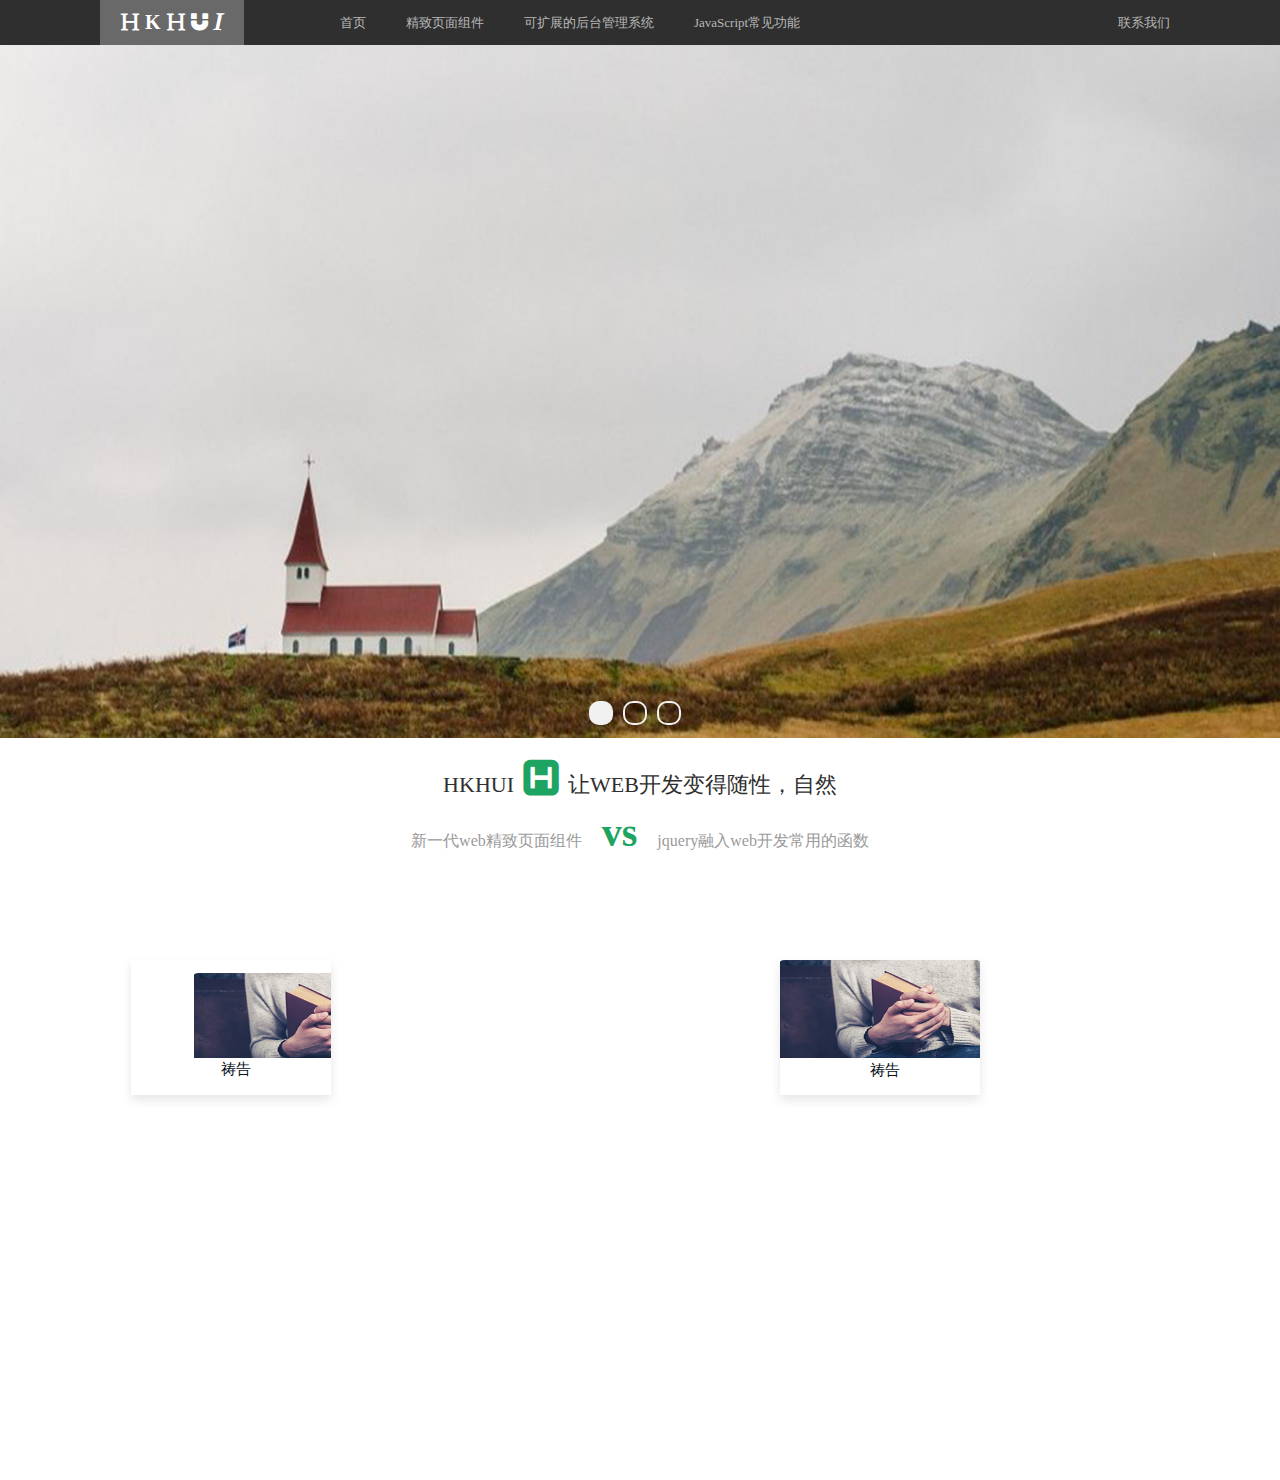
<file: web/index.html>
<!DOCTYPE html>
<html lang="en">
<head>
    <meta charset="UTF-8">
    <title>HKHUI</title>
    <link rel="stylesheet" href="index.css">
    <link rel="stylesheet" href="Version 1.0/HKHUI.css">
    <link rel="stylesheet" href="thirdParty/css/font-awesome.min.css">
    <script src="Version 1.0/jquery-1.12.0.min.js"></script>
    <script src="Version 1.0/HKHUI.js"></script>
</head>
<body>
<header class="hu-navigation">
    <div class="hu-navigation-fixed">
        <span class="hu-logo-title font-logo">
            <i class="fa fa-header"></i>
            K
            <i class="fa fa-header"></i>
            <i class="fa fa-magnet fa-spin"></i>
            <i class="fa fa-italic"></i>
        </span>
        <ul class="hu-top-menu">
            <li><a href="#">首页</a></li>
            <li><a href="#">精致页面组件</a></li>
            <li><a href="#">可扩展的后台管理系统</a></li>
            <li><a href="#">JavaScript常见功能</a></li>
            <li><a href="#">联系我们</a></li>
        </ul>
    </div>
</header>
<!--hu-carousel的大小默认和它父容器的大小一致，所以必须要为父容器定义一个适当的高度和宽度-->
<div style="height: 82%;min-height: 500px">
    <div class="hu-carousel">
        <ul class="hu-scroll-picture-list">
            <li><img src="images/scroll-pic1.png"/></li>
            <li><img src="images/scroll-pic2.png"/></li>
            <li><img src="images/scroll-pic3.png"/></li>
        </ul>
    </div>
</div>
<div class="welcome-area">
    <p class="welcome-slogan">HKHUI<span style="margin-left: 10px" class="e-icon fa fa-h-square"></span>让WEB开发变得随性，自然
    </p>
    <p>新一代web精致页面组件<span style="margin: 0 20px" class="e-icon">vs</span>jquery融入web开发常用的函数</p>
</div>
<div class="quickStartBlock">
    <pre class="code">
    <div class="hu-box hu-box-sm">
        <img src="images/box-pic2.png" height="194" width="278" class="hu-box-picture"/>
        <div class="hu-box-name">祷告</div>
        <div class="hu-box-hover-cover">
            <p>体验祷告带给我们的力量</p>
        </div>
    </div>
    </pre>
    <div class="example">
        <div class="hu-box hu-box-sm">
            <img src="images/box-pic2.png" height="194" width="278" class="hu-box-picture"/>
            <div class="hu-box-name">祷告</div>
            <div class="hu-box-hover-cover">
                <p>体验祷告带给我们的力量</p>
            </div>
        </div>
    </div>
    <script>
        $(".hu-carousel").carousel({time: 4000, fadeTime: 1000});
    </script>
</body>
</html>
</file>
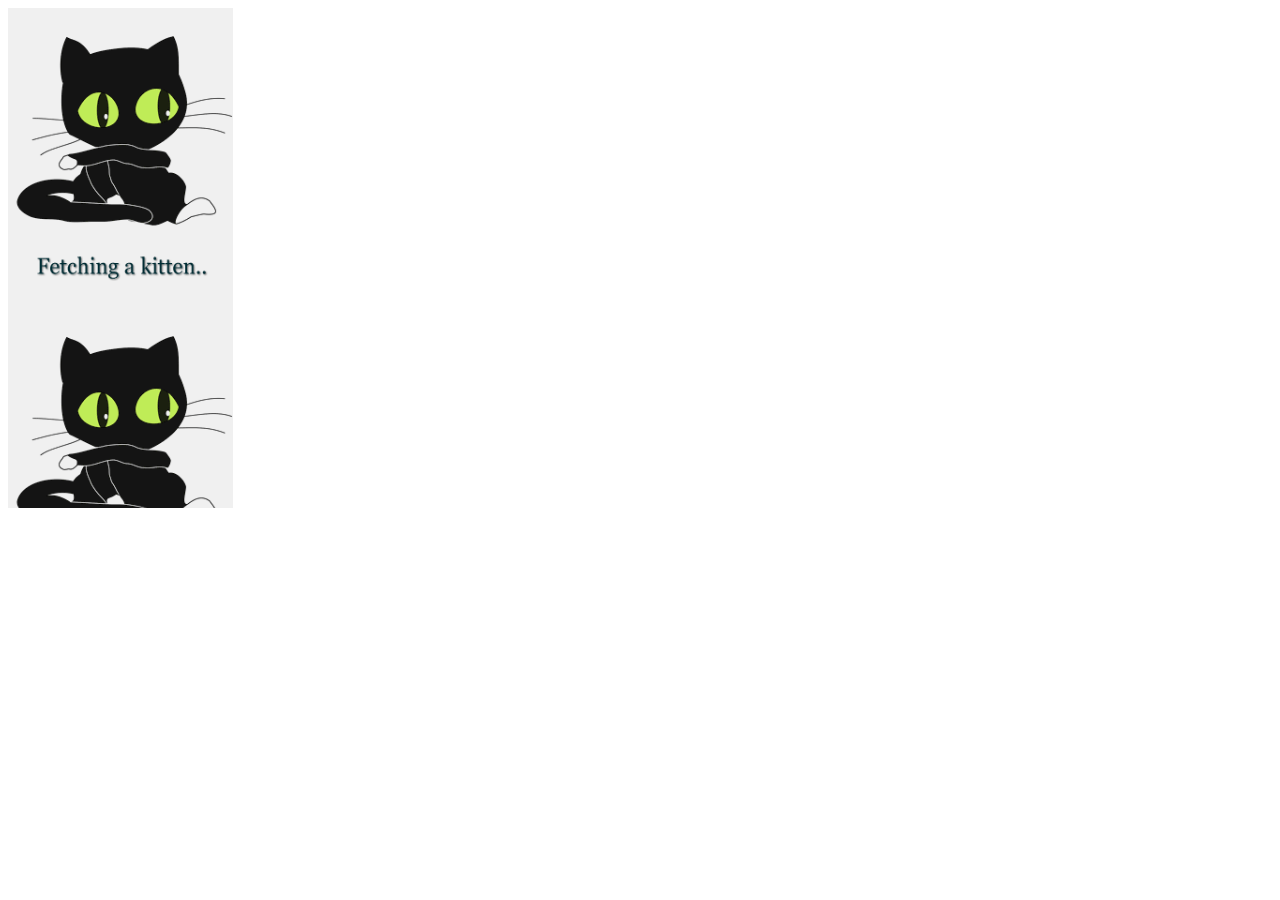
<file: web/TestVersion/InertiaLoading/InertiaLoading.html>
<!DOCTYPE html>
<html lang="en">
<head>
    <meta charset="UTF-8">
    <title>惰性加载</title>
    <style>
        .container{
            height: 500px;
            overflow: auto;
        }
        .container img {
            display: block;
            height: 300px;
        }

    </style>
    <script src="../../component/static/jquery-1.12.0.min.js"></script>
    <script src="InertiaLoading.js"></script>
</head>
<body>
<div class="container">
    <img data-src="../../images/7.jpg"/>
    <img data-src="../../images/6.jpg"/>
    <img data-src="../../images/5.jpg"/>
    <img data-src="../../images/4.jpg"/>
    <img data-src="../../images/3.jpg"/>
    <img data-src="../../images/2.jpg"/>
    <img data-src="../../images/1.jpeg"/>
</div>
</body>
</html>
</file>
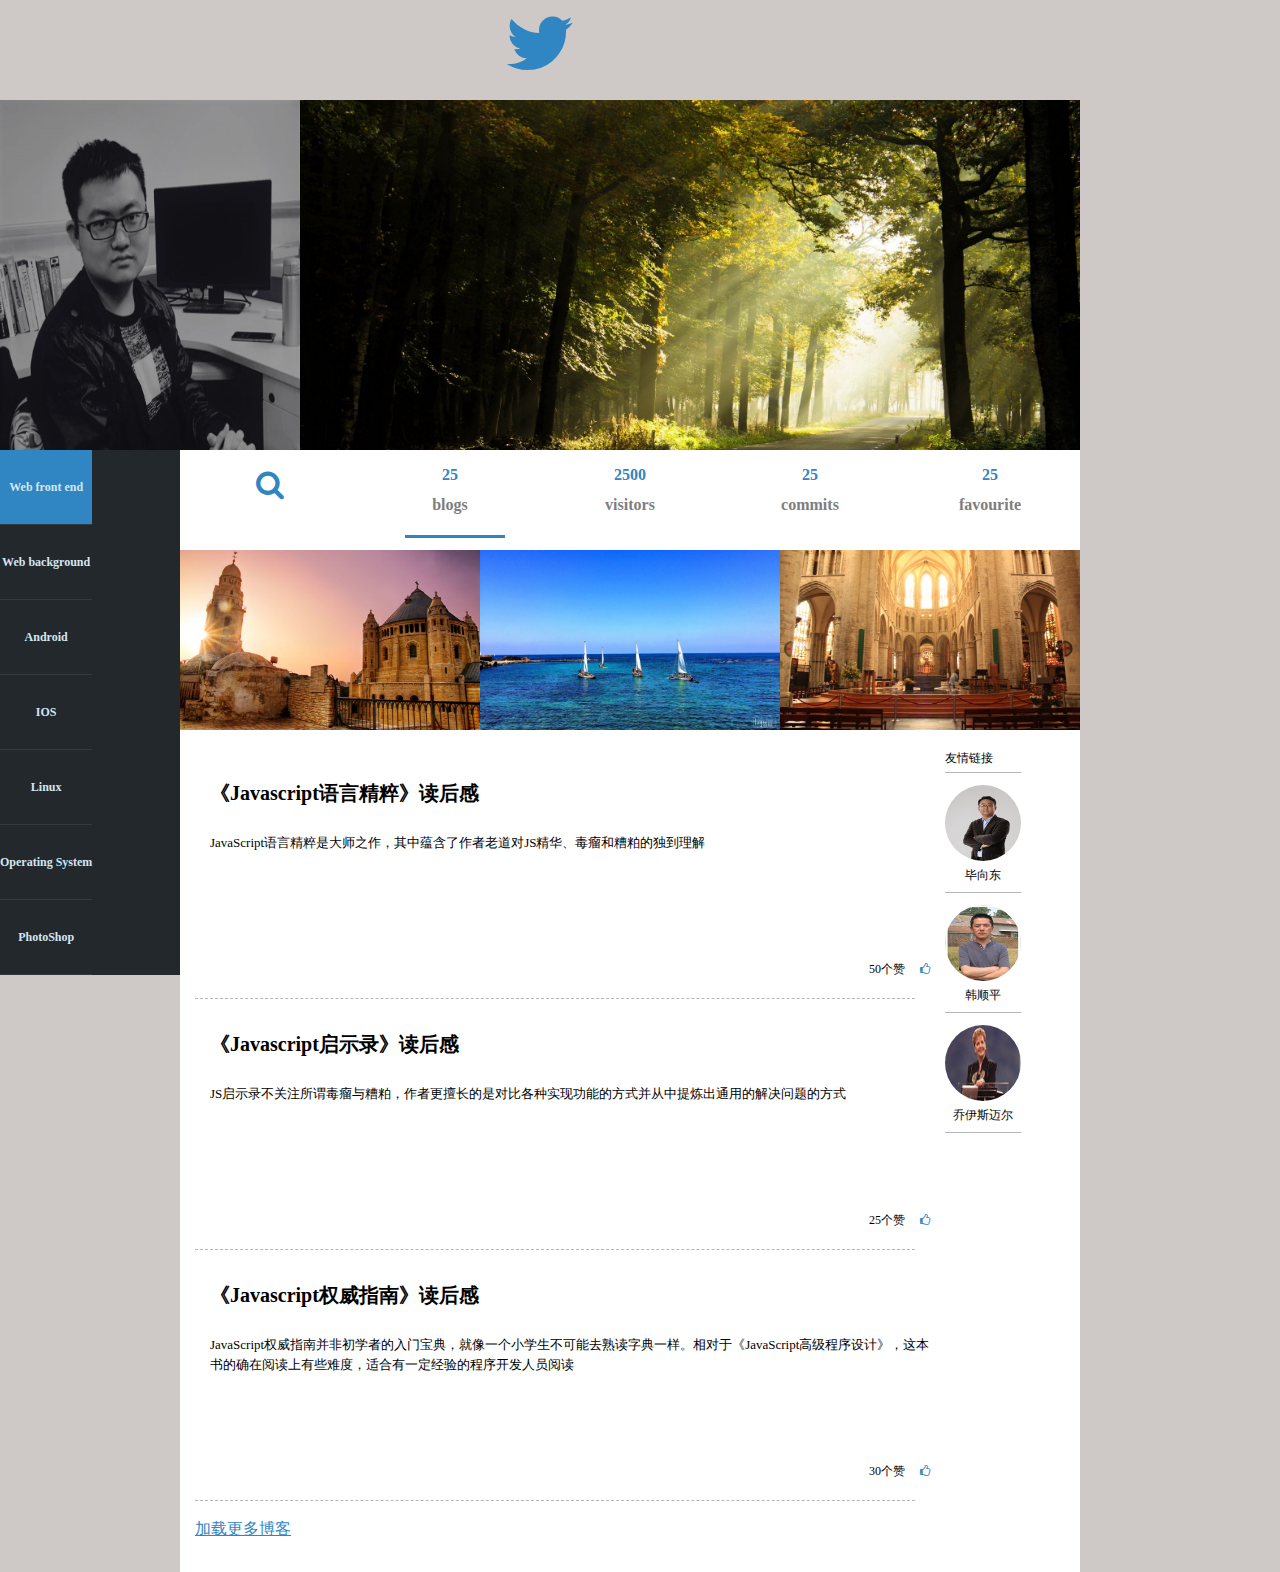
<file: web/TestVersion/ProgressBar/blog.html>
<!DOCTYPE html>
<html lang="en">
<head>
    <meta charset="UTF-8">
    <title>Title</title>
    <link rel="stylesheet" href="Blog/css/reset.css">
    <link rel="stylesheet" href="Blog/css/font-awesome.min.css">
    <link rel="stylesheet" href="Blog/css/blog1.css">
    <script src="Blog/jquery-1.12.0.min.js"></script>
    <script src="processBar.js"></script>
    <link rel="stylesheet" href="processBar.css">
</head>
<body>
<div class="hu-process-bar"></div>
<header class="header">
    <span class="fa fa-twitter icon"></span>
</header>
<script>
    progress(0.1)
</script>
<div class="top-block">
    <img src="Blog/images/master.jpg"/>
    <img src="Blog/images/banner.jpg"/>
</div>
<script>
    progress(0.2)
</script>
<div class="main">
    <nav class="menu">
        <ul class="sidebar">
            <li class="active"><a href="#">Web front end</a></li>
            <li><a href="#">Web background</a></li>
            <li><a href="#">Android</a></li>
            <li><a href="#">IOS</a></li>
            <li><a href="#">Linux</a></li>
            <li><a href="#">Operating System</a></li>
            <li><a href="#">PhotoShop</a></li>
        </ul>
    </nav>
    <div class="primary">
        <ul class="intro">
            <li><span class="fa fa-search icon"></span></li>
            <li><span>25</span>blogs</li>
            <li><span>2500</span>visitors</li>
            <li><span>25</span>commits</li>
            <li><span>25</span>favourite</li>
            <li class="bottom-line"></li>
        </ul>
        <script>
            progress(0.5)
        </script>
        <ul class="blog-pic-list">
            <li><a href="#"><img src="Blog/images/Israel.jpg"/></a></li>
            <li><a href="#"><img src="Blog/images/sea.jpg"/></a></li>
            <li><a href="#"><img src="Blog/images/church.jpg"/></a></li>
        </ul>

        <section class="blog-section">
            <ul class="blog-list">
                <li>
                    <header class="blog-title">《Javascript语言精粹》读后感</header>
                    <article class="blog-content">
                        JavaScript语言精粹是大师之作，其中蕴含了作者老道对JS精华、毒瘤和糟粕的独到理解
                    </article>
                    <footer class="blog-interaction">
                        50个赞 &nbsp;&nbsp;&nbsp;&nbsp;<span class="fa fa-thumbs-o-up icon"></span>
                    </footer>
                </li>
                <li>
                    <header class="blog-title">《Javascript启示录》读后感</header>
                    <article class="blog-content">
                        JS启示录不关注所谓毒瘤与糟粕，作者更擅长的是对比各种实现功能的方式并从中提炼出通用的解决问题的方式
                    </article>
                    <footer class="blog-interaction">
                        25个赞 &nbsp;&nbsp;&nbsp;&nbsp;<span class="fa fa-thumbs-o-up icon"></span>
                    </footer>
                </li>
                <li>
                    <header class="blog-title">《Javascript权威指南》读后感</header>
                    <article class="blog-content">
                        JavaScript权威指南并非初学者的入门宝典，就像一个小学生不可能去熟读字典一样。相对于《JavaScript高级程序设计》，这本书的确在阅读上有些难度，适合有一定经验的程序开发人员阅读
                    </article>
                    <footer class="blog-interaction">
                        30个赞 &nbsp;&nbsp;&nbsp;&nbsp;<span class="fa fa-thumbs-o-up icon"></span>
                    </footer>
                </li>
                <li>
                    <span>加载更多博客</span>
                </li>
            </ul>
            <aside class="friend-link">
                <ul>
                    <li><a href="#"><span>友情链接</span></a></li>
                    <li><a href="#"><img src="Blog/images/friend1.jpg"/><span>毕向东</span></a></li>
                    <li><a href="#"><img src="Blog/images/friend2.jpg"/><span>韩顺平</span></a></li>
                    <li><a href="#"><img src="Blog/images/friend3.jpg"/><span>乔伊斯迈尔</span></a></li>
                </ul>
            </aside>
        </section>
        <script>
            progress(1)
        </script>
    </div>
</div>
<script>
    $('.intro li').on('mouseenter', function (event) {
        var left = this.offsetLeft,
                mouseX = event.clientX,
                blockLeft = $('.intro')[0].offsetLeft,
                mouseXOff = mouseX - blockLeft - 30,
                rightAnimateOver = {'left': left + 30},
                leftAnimateOver = {'left': left - 30},
                $bottomLine = $('.bottom-line');

        $bottomLine.stop(true);

        if (left >= mouseXOff) {
            $bottomLine.animate(rightAnimateOver, 300);
        } else {
            $bottomLine.stop(true).animate(leftAnimateOver, 300);
        }

        $bottomLine.animate({'left': left}, 200);
    });

    $('.sidebar li').click(function () {
        $('.sidebar li').removeClass('active');
        $(this).addClass('active');
    });
</script>
</body>
</html>
</file>
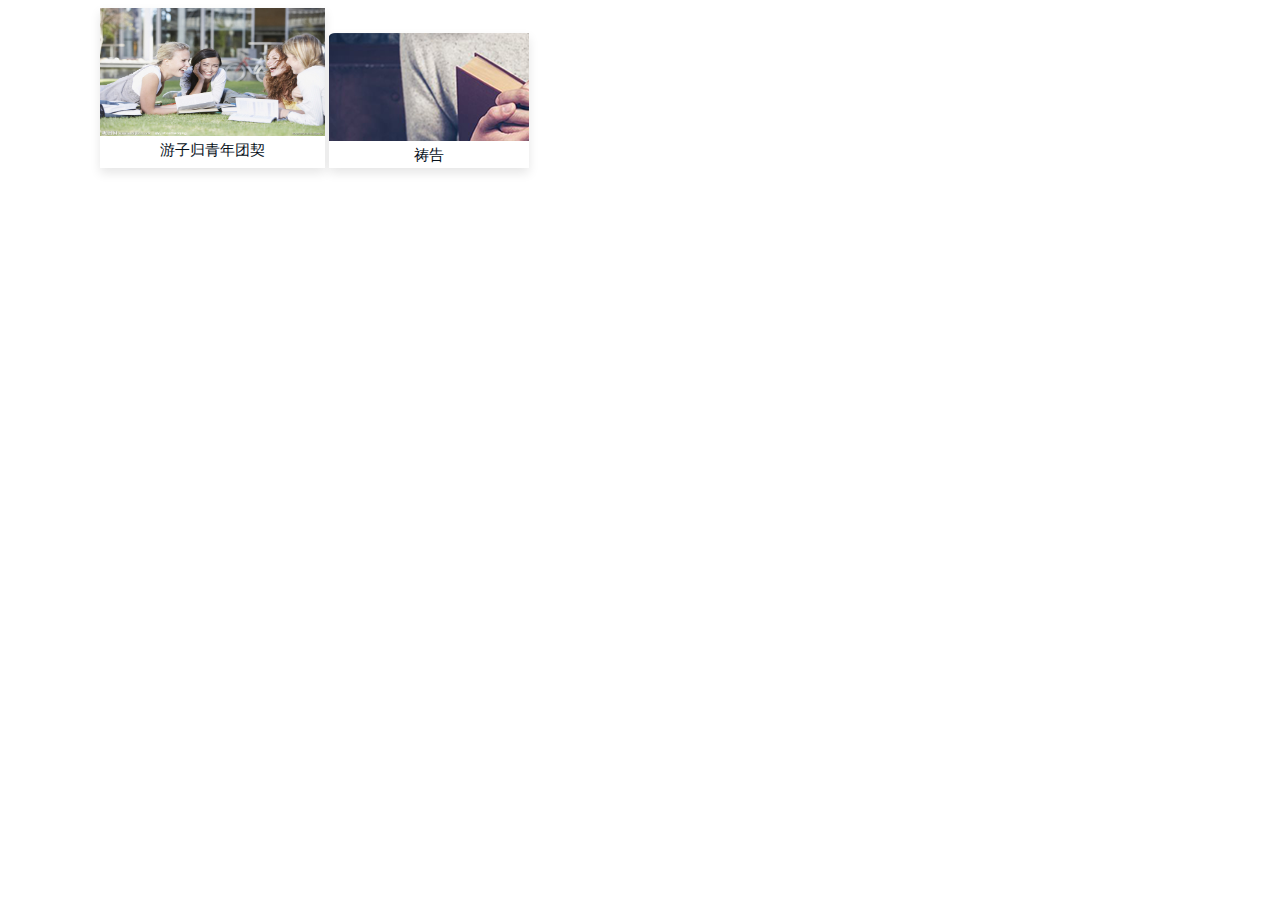
<file: web/component/demo/box/box.html>
<!DOCTYPE html>
<html lang="en">
<head>
    <meta charset="UTF-8">
    <title>HKHUI功能盒子</title>
    <link rel="stylesheet" href="../../static/HKHUI.css">
    <script src="../../static/jquery-1.12.0.min.js"></script>
    <script src="../../static/HKHUI.js"></script>
</head>
<body>
<div class="hu-container">
    <div class="hu-box">
        <img src="box-pic1.png" class="hu-box-picture"/>
        <div class="hu-box-name">游子归青年团契</div>
        <div class="hu-box-hover-cover">
            <p>游子归青年团契是为青年大学生准备的主内分享交流平台，以青年人的角度品读圣经经典</p>
        </div>
    </div>
    <div class="hu-box hu-box-sm">
        <img src="box-pic2.png" height="194" width="278"/>
        <div class="hu-box-name">祷告</div>
        <div class="hu-box-hover-cover">
            <p>体验祷告带给我们的力量</p>
        </div>
    </div>
</div>
<script>
    $(".hu-box").box();
</script>
</body>
</html>
</file>
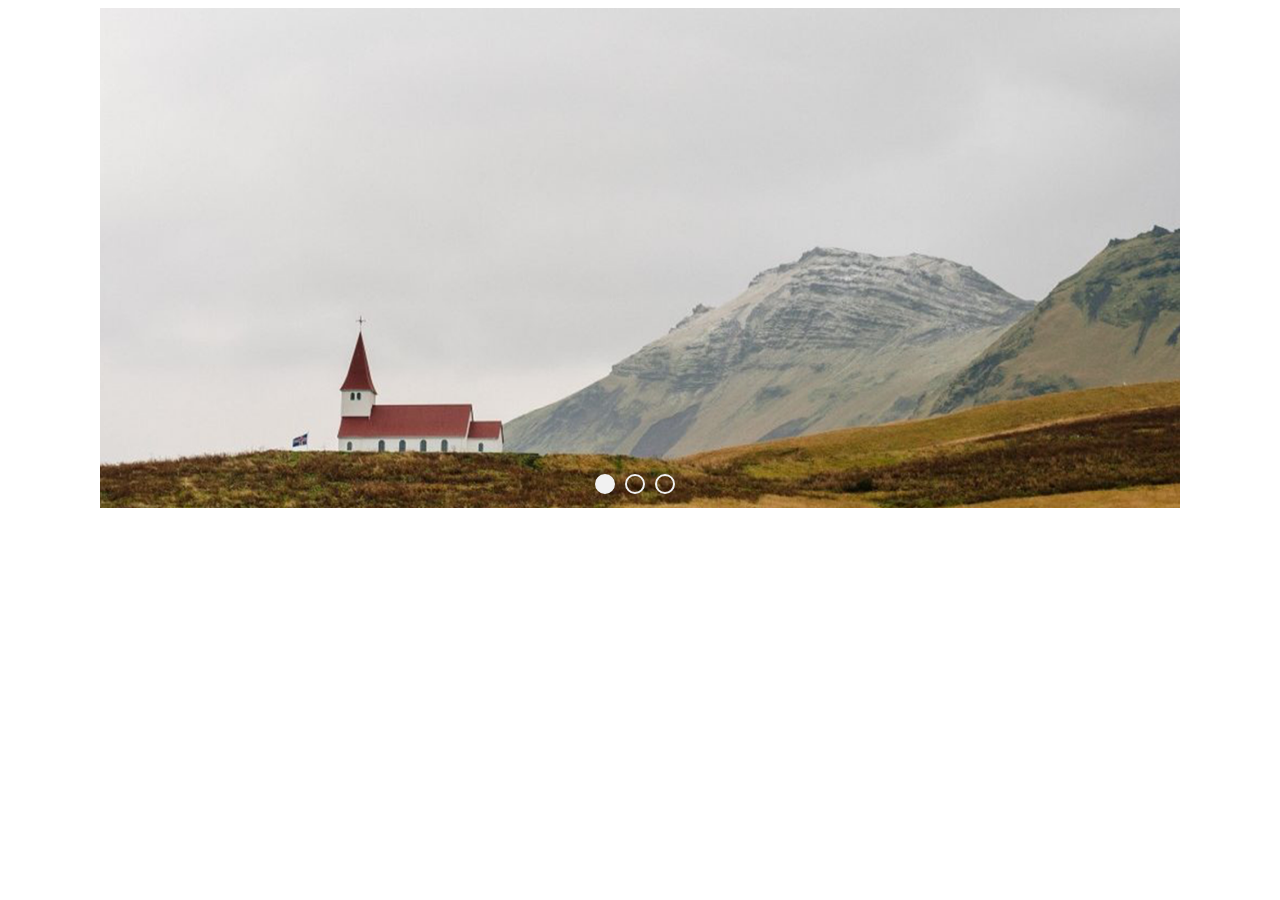
<file: web/component/demo/carousel/carousel.html>
<!DOCTYPE html>
<html lang="en">
<head>
    <meta charset="UTF-8">
    <title>HKHUI轮播图</title>
    <link rel="stylesheet" href="../../static/HKHUI.css">
    <script src="../../static/jquery-1.12.0.min.js"></script>
</head>
<body>
<div class="hu-container">
    <!--hu-carousel的大小默认和它父容器的大小一致，所以必须要为父容器定义一个适当的高度和宽度-->
    <div style="height: 500px;">
        <div class="hu-carousel">
            <ul class="hu-scroll-picture-list">
                <li><img src="scroll-pic1.png"/></li>
                <li><img src="scroll-pic2.png"/></li>
                <li><img src="scroll-pic3.png"/></li>
            </ul>
        </div>
    </div>
</div>

<script src="../../static/HKHUI.js"></script>
<script>
    $(".hu-carousel").carousel({time:4000,fadeTime:1000});
</script>
</body>
</html>
</file>
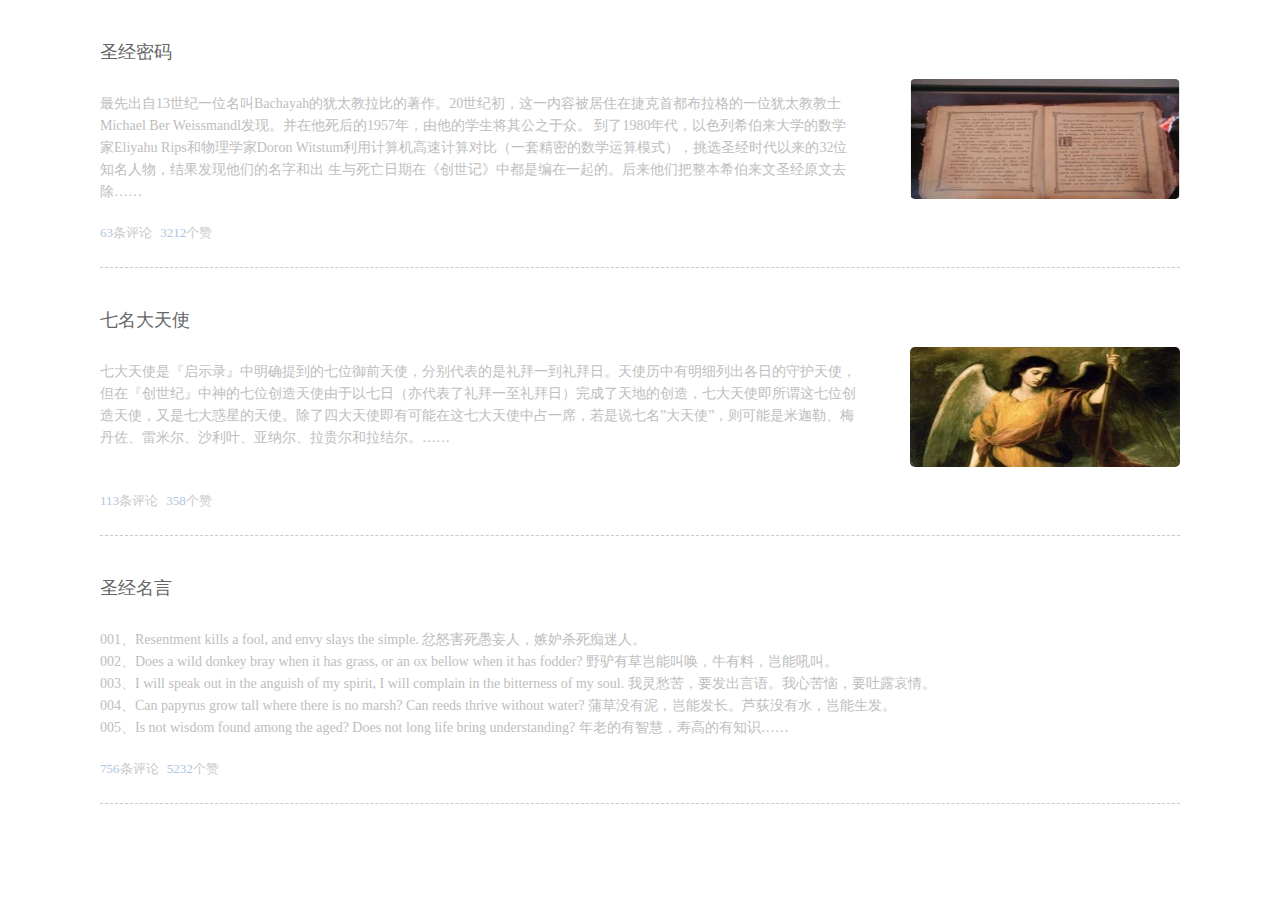
<file: web/component/demo/list/card.html>
<!DOCTYPE html>
<html lang="en">
<head>
    <meta charset="UTF-8">
    <title>HKHUI标签列表、信息列表、分页</title>
    <link rel="stylesheet" href="../../static/HKHUI.css">
    <script src="../../static/jquery-1.12.0.min.js"></script>
</head>
<body>
<div class="hu-container">
    <ul>
        <li class="hu-card">
            <div class="hu-card-title">
                圣经密码
            </div>
            <div class="hu-card-content">
                <div class="hu-card-text">
                    <p>最先出自13世纪一位名叫Bachayah的犹太教拉比的著作。20世纪初，这一内容被居住在捷克首都布拉格的一位犹太教教士Michael Ber
                        Weissmandl发现。并在他死后的1957年，由他的学生将其公之于众。
                        到了1980年代，以色列希伯来大学的数学家Eliyahu Rips和物理学家Doron
                        Witstum利用计算机高速计算对比（一套精密的数学运算模式），挑选圣经时代以来的32位知名人物，结果发现他们的名字和出
                        生与死亡日期在《创世记》中都是编在一起的。后来他们把整本希伯来文圣经原文去除……
                    </p>
                </div>
                <img src="q1.png" class="hu-card-img"/>
            </div>
            <div class="hu-card-interaction">
                <div class="hu-card-comment"><span>63</span>条评论</div>
                <div class="hu-card-like"><span>3212</span>个赞</div>
            </div>
        </li>
        <li class="hu-card">
            <div class="hu-card-title">
                七名大天使
            </div>
            <div class="hu-card-content">
                <div class="hu-card-text">
                    <p>
                        七大天使是『启示录』中明确提到的七位御前天使，分别代表的是礼拜一到礼拜日。天使历中有明细列出各日的守护天使，但在『创世纪』中神的七位创造天使由于以七日（亦代表了礼拜一至礼拜日）完成了天地的创造，七大天使即所谓这七位创造天使，又是七大惑星的天使。除了四大天使即有可能在这七大天使中占一席，若是说七名”大天使”，则可能是米迦勒、梅丹佐、雷米尔、沙利叶、亚纳尔、拉贵尔和拉结尔。……</p>
                </div>
                <img src="q2.png" class="hu-card-img"/>
            </div>
            <div class="hu-card-interaction">
                <div class="hu-card-comment"><span>113</span>条评论</div>
                <div class="hu-card-like"><span>358</span>个赞</div>
            </div>
        </li>
        <li class="hu-card">
            <div class="hu-card-title">
                圣经名言
            </div>
            <div class="hu-card-content">
                <div class="hu-card-text hu-card-text-overspread">
                    <p>
                        001、Resentment kills a fool, and envy slays the simple.
                        忿怒害死愚妄人，嫉妒杀死痴迷人。<br>
                        002、Does a wild donkey bray when it has grass, or an ox bellow when it has fodder?
                        野驴有草岂能叫唤，牛有料，岂能吼叫。<br>
                        003、I will speak out in the anguish of my spirit, I will complain in the bitterness of my
                        soul.
                        我灵愁苦，要发出言语。我心苦恼，要吐露哀情。<br>
                        004、Can papyrus grow tall where there is no marsh? Can reeds thrive without water?
                        蒲草没有泥，岂能发长。芦荻没有水，岂能生发。<br>
                        005、Is not wisdom found among the aged? Does not long life bring understanding?
                        年老的有智慧，寿高的有知识……<br>
                    </p>
                </div>
            </div>
            <div class="hu-card-interaction">
                <div class="hu-card-comment"><span>756</span>条评论</div>
                <div class="hu-card-like"><span>5232</span>个赞</div>
            </div>
        </li>
    </ul>
</div>
<script src="../../static/HKHUI.js"></script>
</body>
</html>
</file>
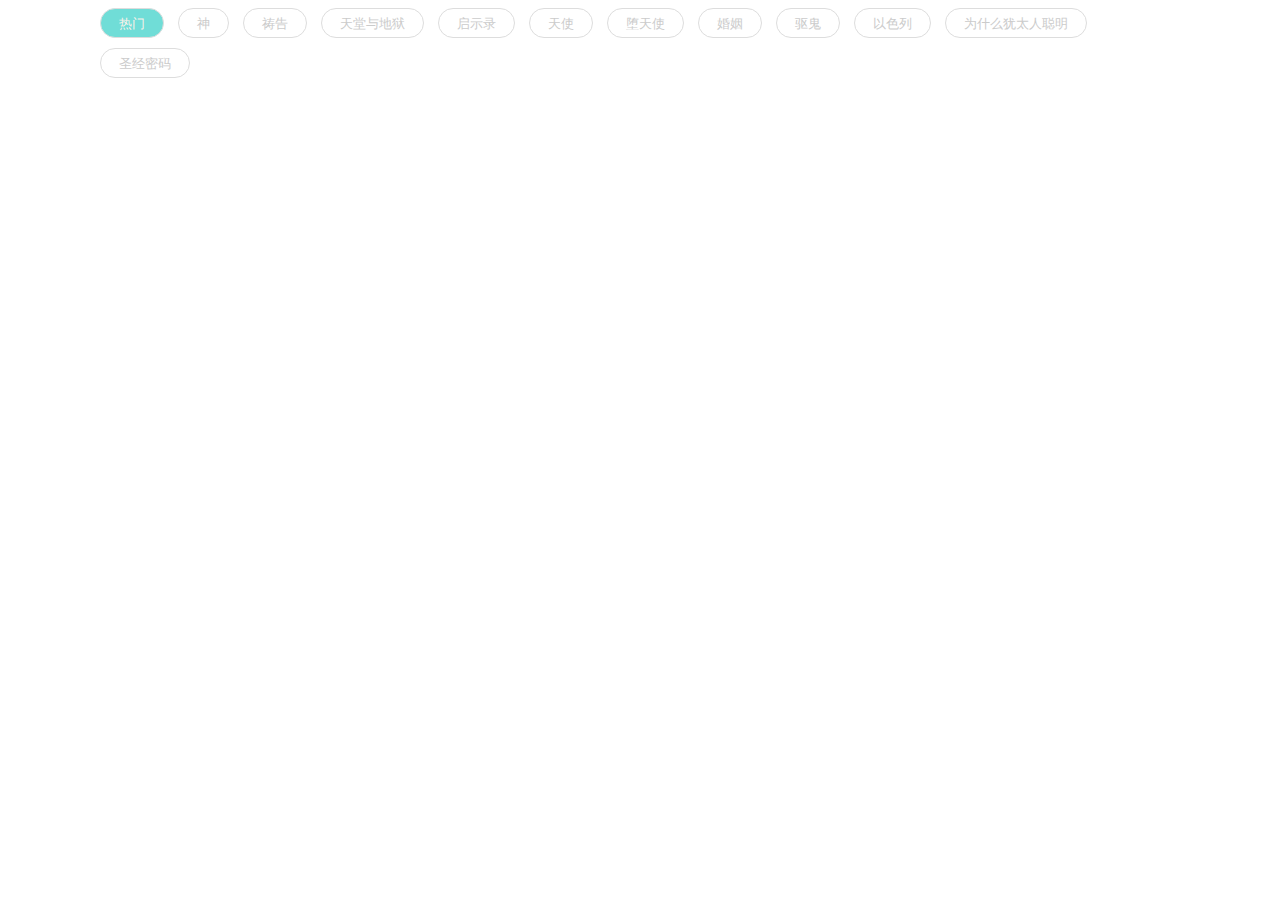
<file: web/component/demo/list/tag.html>
<!DOCTYPE html>
<html lang="en">
<head>
    <meta charset="UTF-8">
    <title>HKHUI标签列表、信息列表、分页</title>
    <link rel="stylesheet" href="../../static/HKHUI.css">
    <script src="../../static/jquery-1.12.0.min.js"></script>
</head>
<body>
<div class="hu-container">
    <ul>
        <li class="hu-tag hu-tag-active">热门</li>
        <li class="hu-tag">神</li>
        <li class="hu-tag">祷告</li>
        <li class="hu-tag">天堂与地狱</li>
        <li class="hu-tag">启示录</li>
        <li class="hu-tag">天使</li>
        <li class="hu-tag">堕天使</li>
        <li class="hu-tag">婚姻</li>
        <li class="hu-tag">驱鬼</li>
        <li class="hu-tag">以色列</li>
        <li class="hu-tag">为什么犹太人聪明</li>
        <li class="hu-tag">圣经密码</li>
    </ul>
</div>
<script src="../../static/HKHUI.js"></script>
<script>
    $(".hu-box").box();
</script>
</body>
</html>
</file>
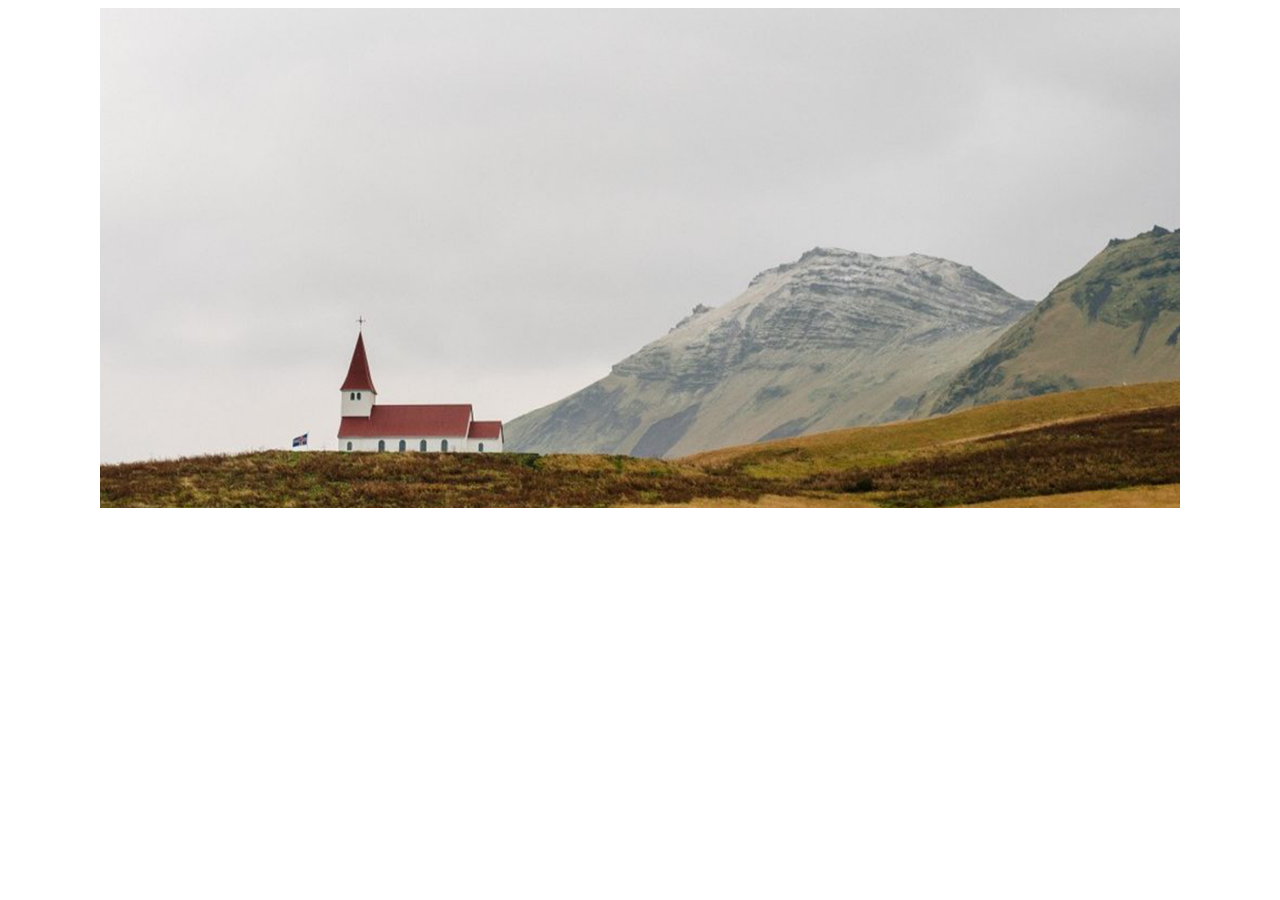
<file: web/component/demo/webPageComponent/carousel/carousel.html>
<!DOCTYPE html>
<html lang="en">
<head>
    <meta charset="UTF-8">
    <title>HKHUI轮播图</title>
    <link rel="stylesheet" href="../../../static/HKHUI.css">
    <script src="../../../static/HKHUI.js"></script>
    <script src="../../../static/jquery-1.12.0.min.js"></script>
</head>
<body>
<div class="hu-container">
    <!--hu-carousel的大小默认和它父容器的大小一致，所以必须要为父容器定义一个适当的高度和宽度-->
    <div style="height: 500px;">
        <div class="hu-carousel">
            <ul class="hu-scroll-picture-list">
                <li><img src="scroll-pic1.png"/></li>
                <li><img src="scroll-pic2.png"/></li>
                <li><img src="scroll-pic3.png"/></li>
            </ul>
        </div>
    </div>
</div>

<script>
    $(".hu-carousel").carousel({time:4000,fadeTime:1000});
</script>
</body>
</html>
</file>
<file: web/index.css>
html,body{
    width: 100%;
    height:100%;
}
.welcome-area{
    height: 18%;
    padding-top: 20px;
    text-align: center;
}
.welcome-area p{
    margin-bottom: 15px;
    color: #9A9A9A;
}
.welcome-area .welcome-slogan{
    font-size: 22px;
    color: #2F2F2F;
}
.welcome-area .e-icon{
    display: inline-block;
    margin-right: 10px;
    font-size: 40px;
    font-weight: bold;
    color: #1DA362;
}
.sabbath-area{
    position: relative;
    width: 1080px;
    height:250px;
    margin: 50px auto;
}
.quickStartBlock{
    width: 1080px;
    margin: 20px auto;
    padding: 20px;
    overflow: hidden;
}
.quickStartBlock .code{
    resize: none;
    display: inline-block;
    float: left;
    width: 400px;
    height: 500px;
}
.quickStartBlock .example{
    resize: none;
    display: inline-block;
    float: right;
    width: 400px;
    height: 500px;
}
/*$滚动条$*/
::-webkit-scrollbar {
    width: 5px;
}
/* 滚动条的滑轨背景颜色 */
::-webkit-scrollbar-track {
    background-color: transparent;
    -webkit-box-shadow: inset 0 0 6px rgba(0, 0, 0, 0.3);
    border-radius: 10px;
}
/* 滑块颜色 */
::-webkit-scrollbar-thumb {
    background-color: #6e7173;
    border-radius: 10px;
}
/* 滑轨两头的监听按钮颜色 */
::-webkit-scrollbar-button {
    display: none;
}
</file>
<file: web/Version 1.0/HKHUI.css>
/******************************************/
/**************协调元素默认样式*************/
/******************************************/
html, body, div, span, object, iframe, p, blockquote, pre,
abbr, address, cite, code,
del, dfn, em, img, ins, kbd, q, samp,
small, strong, sub, sup, var,
b, i,
dl, dt, dd, ol, ul, li,
fieldset, form, label, legend,
table, caption, tbody, tfoot, thead, tr, th, td,
article, aside, canvas, details, figcaption, figure,
footer, header, menu, nav, section, summary,
time, mark, audio, video {
    margin: 0;
    padding: 0;
    border: 0;
    outline: 0;
    font-size: 100%;
    vertical-align: baseline;
    background: transparent;
}

body {
    line-height: 1;
    box-sizing: border-box;
    font-family: "Microsoft YaHei";
}

:focus {
    outline: 1px;
}

article, aside, canvas, details, figcaption, figure,
footer, header, menu, nav, section, summary {
    display: block;
}

nav ul, ul li {
    list-style: none;
}

a {
    margin: 0;
    padding: 0;
    border: 0;
    vertical-align: baseline;
    background: transparent;
    text-decoration: none;
}

hr {
    display: block;
    height: 1px;
    border: 0;
    border-top: 1px solid #cccccc;
    margin: 1em 0;
    padding: 0;
}

input, select {
    outline: none;
    vertical-align: middle;
}

  /******************************************/
 /*******************容器*******************/
/******************************************/
.hu-container {
    width: 1080px;
    margin: 0 auto;
}
  /******************************************/
 /*******************盒子*******************/
/******************************************/
.hu-box {
    position: relative;
    display: inline-block;
    overflow: hidden;
    width: 225px;
    height: 160px;
    box-shadow: 0 5px 10px 0 rgba(0, 0, 0, 0.1);
    cursor: pointer;
}

.hu-box.hu-box-sm {
    width: 200px;
    height: 135px;
}

.hu-box .hu-box-picture {
    display: inline-block;
    width: 100%;
    height: 80%;
}

.hu-box .hu-box-name {
    position: absolute;
    z-index: 2000;
    bottom: 0;
    overflow: hidden;
    width: 100%;
    height: 20%;
    padding: 5px;
    font-size: 15px;
    text-align: center;
    background-color: #FFFFFF;
    color: #07111b;
}

.hu-box-bg-deep .hu-box-name {
    color: #fff;
}

.hu-box .hu-box-hover-cover {
    position: absolute;
    top: 160px;
    left: 0;
    width: 100%;
    height: 80%;
    padding: 10px;
    line-height: 25px;
    text-align: left;
    background-color: #FFFFFF;
    opacity: 0.9;
}

.hu-box .hu-box-hover-cover p {
    font-size: 14px;
    color: #07111b;
}

.hu-box-bg-deep .hu-box-hover-cover p {
    color: #fff;
}

.hu-box .animate-show-hover-cover {
    animation: show-hover-cover 0.5s forwards;
}

@keyframes show-hover-cover {
    to {
        top: 20px;
    }
}
  /******************************************/
 /*****************轮播图*******************/
/******************************************/
.hu-carousel, .hu-carousel .hu-scroll-picture-list {
    position: relative;
}

.hu-carousel .hu-scroll-picture-list > li {
    position: absolute;
    top: 0;
    left: 0;
    display: none;
    cursor: pointer;
}

.hu-carousel .hu-scroll-picture-list > li:first-child {
    display: block;
}

.hu-scroll-controls {
    position: absolute;
    bottom: 10px;
    width: 100%;
    text-align: center;
}

.hu-scroll-controls > li {
    display: inline-block;
    width: 20px;
    height: 20px;
    margin-right: 10px;
    border: 2px solid #F1F1F1;
    border-radius: 10px;
    cursor: pointer;
}

.hu-scroll-controls li.hu-control-active {
    background-color: #F1F1F1;
}

.hu-carousel,
.hu-carousel .hu-scroll-picture-list,
.hu-carousel .hu-scroll-picture-list > li,
.hu-carousel .hu-scroll-picture-list > li > img {
    height: 100%;
    width: 100%;
}

  /******************************************/
 /*****************导航栏*******************/
/******************************************/
.hu-navigation {
    position: fixed;
    top: 0;
    left: 0;
    z-index: 5000;
    width: 100%;
    background-color: #2F2F2F;
}

.hu-navigation .hu-navigation-fixed {
    width: 1080px;
    height: 45px;
    line-height: 45px;
    margin: 0 auto;
}

.hu-navigation .hu-navigation-fixed .hu-logo-title {
    float: left;
}

.hu-navigation .hu-navigation-fixed .hu-logo-title.img-logo {
    width: 110px;
    height: 40px;
}

.hu-navigation .hu-navigation-fixed .hu-logo-title.font-logo {
    color: #fff;
    font-size: 20px;
    font-weight: bold;
    padding: 0 20px;
    background-color: dimgray;
}

.hu-navigation .hu-navigation-fixed .hu-top-menu {
    float: right;
    height: 100%;
    width: 860px;
    margin-left: 50px;
    font-size: 13px;
}

.hu-navigation .hu-navigation-fixed .hu-top-menu li {
    float: left;
    height: 100%;
    padding: 0 10px;
    margin: 0 10px;
}

.hu-navigation .hu-navigation-fixed .hu-top-menu li a {
    color: #b8b8b8;
    text-decoration: none;
}

.hu-navigation .hu-navigation-fixed .hu-top-menu li:hover{
    background-color: dimgray;
}

.hu-navigation .hu-navigation-fixed .hu-top-menu li:last-child {
    float: right;
    margin: 0;
}
  /******************************************/
 /*****************卡片*********************/
/******************************************/
.hu-card {
    margin-top: 40px;
    border-bottom: 1px dashed #CACACA;
}

.hu-card .hu-card-title {
    padding-bottom: 5px;
    font-size: 18px;
    color: #656565;
}

.hu-card .hu-card-content {
    overflow: hidden; /*用于清除浮动*/
}

.hu-card .hu-card-content .hu-card-text {
    float: left;
    overflow: hidden;
    width: 70%;
    height: 120px;
    margin-top: 10px;
    line-height: 22px;
    font-size: 14px;
    color: #bebebe;
}

.hu-card .hu-card-content .hu-card-text-overspread {
    width: 100%;
!important;
}

.hu-card .hu-card-content .hu-card-img {
    float: right;
    width: 25%;
    height: 120px;
    margin-top: 10px;
    border-radius: 5px;
}

.hu-card .hu-card-interaction {
    margin-bottom: 25px;
    color: #CACACA;
    font-size: 13px;
}

.hu-card .hu-card-interaction span {
    color: #ADC4E2
}

.hu-card .hu-card-content, .hu-card .hu-card-interaction {
    margin-bottom: 25px;
}

.hu-card .hu-card-interaction .hu-card-like, .hu-card .hu-card-interaction .hu-card-comment {
    display: inline;
    margin-right: 5px;
}
  /******************************************/
 /*****************标签*********************/
/******************************************/
.hu-tag {
    display: inline-block;
    height: 30px;
    margin: 0 10px 10px 0;
    padding: 6px 18px;
    border: 1px solid #DDDDDD;
    font-size: 13px;
    color: #CBCBCB;
    cursor: pointer;
    border-radius: 15px;
}

.hu-tag.hu-tag-active {
    background-color: #70DDD7;
    color: #fbf1ea;
}
</file>
<file: web/TestVersion/ProgressBar/Blog/css/blog1.css>
* {
  box-sizing: border-box;
}
body {
  display: flex;
  flex-flow: column wrap;
  align-content: flex-start;
  background-color: #CEC9C6;
  font-family: "Microsoft YaHei";
}
.col-flex-container {
  display: flex;
  flex-flow: column wrap;
  align-content: flex-start;
}
.row-flex-container {
  display: flex;
  flex-flow: row wrap;
  justify-content: space-between;
}
.nav-item {
  text-align: center;
  font-weight: bold;
  cursor: pointer;
}
.header {
  height: 100px;
  line-height: 130px;
  text-align: center;
}
.header .icon {
  font-size: 75px;
  color: #3086C2;
}
.top-block {
  display: flex;
  flex-flow: row wrap;
  justify-content: space-between;
  width: 1080px;
  height: 350px;
  margin: 0 auto;
}
.top-block img:first-child {
  width: 300px;
}
.top-block img:last-child {
  width: 780px;
}
.main {
  display: flex;
  flex-flow: row wrap;
  justify-content: space-between;
  width: 1080px;
  margin: 0 auto;
}
.main .menu .sidebar {
  display: flex;
  flex-flow: column wrap;
  align-content: flex-start;
  width: 180px;
  background-color: #22282C;
}
.main .menu .sidebar li {
  text-align: center;
  font-weight: bold;
  cursor: pointer;
  height: 75px;
  line-height: 75px;
  border-bottom: 1px solid #353A3E;
  font-size: 12px;
}
.main .menu .sidebar li:hover {
  background-color: #3086C2;
}
.main .menu .sidebar li.active {
  background-color: #3086C2;
}
.main .menu .sidebar li a {
  color: #D5E5F1;
}
.main .primary {
  background-color: white;
  display: flex;
  flex-flow: column wrap;
  align-content: flex-start;
  width: 900px;
}
.main .primary .intro {
  position: relative;
  display: flex;
  flex-flow: row wrap;
  justify-content: space-between;
  justify-content: space-around;
}
.main .primary .intro li {
  text-align: center;
  font-weight: bold;
  cursor: pointer;
  width: 100px;
  height: 100px;
  padding: 10px;
  line-height: 30px;
  color: #7E7E7E;
}
.main .primary .intro li span {
  display: block;
  color: #3086C2;
  text-align: center;
}
.main .primary .intro li:first-child span {
  font-size: 30px;
  line-height: 50px;
}
.main .primary .intro li.bottom-line {
  position: absolute;
  top: 85px;
  left: 225px;
  height: 3px;
  width: 100px;
  padding: 0;
  background-color: #3086C2;
}
.main .primary .blog-pic-list {
  display: flex;
  flex-flow: row wrap;
  justify-content: space-between;
}
.main .primary .blog-pic-list li img {
  width: 300px;
  height: 180px;
}
.main .primary .blog-section {
  display: flex;
  flex-flow: row wrap;
  justify-content: space-between;
}
.main .primary .blog-section .blog-list {
  width: 750px;
  padding: 15px;
}
.main .primary .blog-section .blog-list li {
  display: flex;
  flex-flow: column wrap;
  align-content: flex-start;
  padding: 20px 0;
  border-top: 1px dashed #b6b6b6;
  min-height: 200px;
}
.main .primary .blog-section .blog-list li:first-child {
  border-top: none;
}
.main .primary .blog-section .blog-list li:last-child {
  min-height: 10px;
  color: #3086C2;
  text-decoration: underline;
  text-align: center;
  cursor: pointer;
}
.main .primary .blog-section .blog-list li header,
.main .primary .blog-section .blog-list li article,
.main .primary .blog-section .blog-list li footer {
  padding: 15px;
}
.main .primary .blog-section .blog-list li .blog-title {
  font-size: 20px;
  font-weight: bold;
}
.main .primary .blog-section .blog-list li .blog-content {
  font-size: 13px;
  width: 750px;
  min-height: 130px;
  line-height: 20px;
}
.main .primary .blog-section .blog-list li .blog-interaction {
  height: 25px;
  display: flex;
  flex-flow: row wrap;
  justify-content: space-between;
  justify-content: flex-end;
  font-size: 12px;
}
.main .primary .blog-section .blog-list li .blog-interaction .icon {
  color: #3086C2;
  cursor: pointer;
}
.main .primary .blog-section .blog-list li .blog-interaction .icon:hover {
  font-size: 15px;
}
.main .primary .blog-section .friend-link {
  width: 135px;
  display: flex;
  flex-flow: column wrap;
  align-content: flex-start;
}
.main .primary .blog-section .friend-link li {
  display: flex;
  flex-flow: column wrap;
  align-content: flex-start;
  border-bottom: 1px solid #b6b6b6;
  height: 120px;
}
.main .primary .blog-section .friend-link li a {
  margin: auto;
}
.main .primary .blog-section .friend-link li:first-child {
  height: 40px;
  line-height: 40px;
}
.main .primary .blog-section .friend-link li span {
  font-size: 12px;
  display: block;
  text-align: center;
  margin-top: 5px;
}
.main .primary .blog-section .friend-link li img {
  width: 76px;
  height: 76px;
  border-radius: 38px;
}
</file>
<file: web/TestVersion/ProgressBar/processBar.css>
.hu-process-bar{
    position: fixed;
    top:0;
    left: 0;
    width: 0;
    height: 2px;
    background-color: #3086C2;
}
</file>
<file: web/component/static/HKHUI.css>
*{
    box-sizing: border-box;
    font-family: "Microsoft YaHei";
}
ul{
    list-style: none;
    padding: 0;
    margin: 0;
}
.hu-container{
    width: 1080px;
    margin: 0 auto;
}
.hu-box {
    position: relative;
    display: inline-block;
    overflow: hidden;
    width: 225px;
    height: 160px;
    box-shadow: 0 5px 10px 0 rgba(0,0,0,0.1);
    cursor: pointer;
}
.hu-box.hu-box-sm{
    width: 200px;
    height: 135px;
}
.hu-box .hu-box-picture {
    display: inline-block;
    width: 100%;
    height: 80%;
}
.hu-box .hu-box-name {
    position: absolute;
    z-index: 2000;
    bottom: 0;
    overflow: hidden;
    width: 100%;
    height:20%;
    padding: 5px;
    font-size: 15px;
    text-align: center;
    background-color: #FFFFFF;
    color: #07111b;
}
.hu-box-bg-deep .hu-box-name{
    color: #fff;
}
.hu-box .hu-box-hover-cover {
    position: absolute;
    top: 160px;
    left: 0;
    width: 100%;
    height: 80%;
    padding: 10px;
    line-height: 25px;
    text-align: left;
    background-color: #FFFFFF;
    opacity: 0.9;
}
.hu-box .hu-box-hover-cover p {
    font-size: 14px;
    color: #07111b;
}
.hu-box-bg-deep .hu-box-hover-cover p{
    color: #fff;
}
.hu-box .animate-show-hover-cover {
    animation: show-hover-cover 0.5s forwards;
}
@keyframes show-hover-cover {
    to {
        top: 20px;
    }
}
.hu-carousel,.hu-carousel .hu-scroll-picture-list{
    position: relative;
}
.hu-carousel .hu-scroll-picture-list>li{
    position: absolute;
    top:0;
    left: 0;
    display: none;
    cursor: pointer;
}
.hu-carousel .hu-scroll-picture-list>li:first-child{
    display: block;
}
.hu-scroll-controls{
    position: absolute;
    bottom: 10px;
    width: 100%;
    text-align: center;
}
.hu-scroll-controls>li{
    display: inline-block;
    width: 20px;
    height: 20px;
    margin-right: 10px;
    border:2px solid #F1F1F1;
    border-radius: 10px;
    cursor: pointer;
}
.hu-scroll-controls li.hu-control-active{
    background-color: #F1F1F1;
}
.hu-carousel,
.hu-carousel .hu-scroll-picture-list,
.hu-carousel .hu-scroll-picture-list>li,
.hu-carousel .hu-scroll-picture-list>li>img
{
    height: 100%;
    width: 100%;
}
.hu-navigation {
    position: fixed;
    top: 0;
    left: 0;
    z-index: 5000;
    width: 100%;
    background-color: #2F2F2F;
}

.hu-navigation .hu-navigation-fixed {
    width: 1080px;
    height: 45px;
    margin: 0 auto;
    padding: 3px 0;
}

.hu-navigation .hu-navigation-fixed .hu-logo-title {
    display: inline-block;
    vertical-align: middle;
    width: 110px;
    height: 38px;
}

.hu-navigation .hu-navigation-fixed .hu-top-menu {
    display: inline-block;
    vertical-align: middle;
    width: 915px;
    margin-left: 50px;
    font-size: 14px;
}

.hu-navigation .hu-navigation-fixed .hu-top-menu li {
    display: inline-block;
    padding: 10px;
    margin: 0 12px;
}

.hu-navigation .hu-navigation-fixed .hu-top-menu li a{
    color: #b8b8b8;
}

.hu-navigation .hu-navigation-fixed .hu-top-menu li:last-child {
    float: right;
    margin: 0;
    padding: 10px 0;
}
.hu-card {
    margin-top: 40px;
    border-bottom: 1px dashed #CACACA;
}
.hu-card .hu-card-title {
    padding-bottom: 5px;
    font-size: 18px;
    color: #656565;
}
.hu-card .hu-card-content{
    overflow: hidden; /*用于清除浮动*/
}
.hu-card .hu-card-content .hu-card-text {
    float: left;
    overflow: hidden;
    width: 70%;
    height: 120px;
    margin-top: 10px;
    line-height: 22px;
    font-size: 14px;
    color: #bebebe;
}
.hu-card .hu-card-content .hu-card-text-overspread {
    width: 100%;  !important;
}
.hu-card .hu-card-content .hu-card-img {
    float: right;
    width: 25%;
    height: 120px;
    margin-top: 10px;
    border-radius: 5px;
}
.hu-card .hu-card-interaction {
    margin-bottom: 25px;
    color: #CACACA;
    font-size: 13px;
}
.hu-card .hu-card-interaction span {
    color: #ADC4E2
}
.hu-card .hu-card-content,.hu-card .hu-card-interaction{
    margin-bottom: 25px;
}
.hu-card .hu-card-interaction .hu-card-like, .hu-card .hu-card-interaction .hu-card-comment {
    display: inline;
    margin-right: 5px;
}
.hu-tag {
    display: inline-block;
    height: 30px;
    margin: 0 10px 10px 0;
    padding: 6px 18px;
    border: 1px solid #DDDDDD;
    font-size: 13px;
    color: #CBCBCB;
    cursor: pointer;
    border-radius: 15px;
}

.hu-tag-active {
    background-color: #70DDD7;
    color: #fbf1ea;
}
</file>
